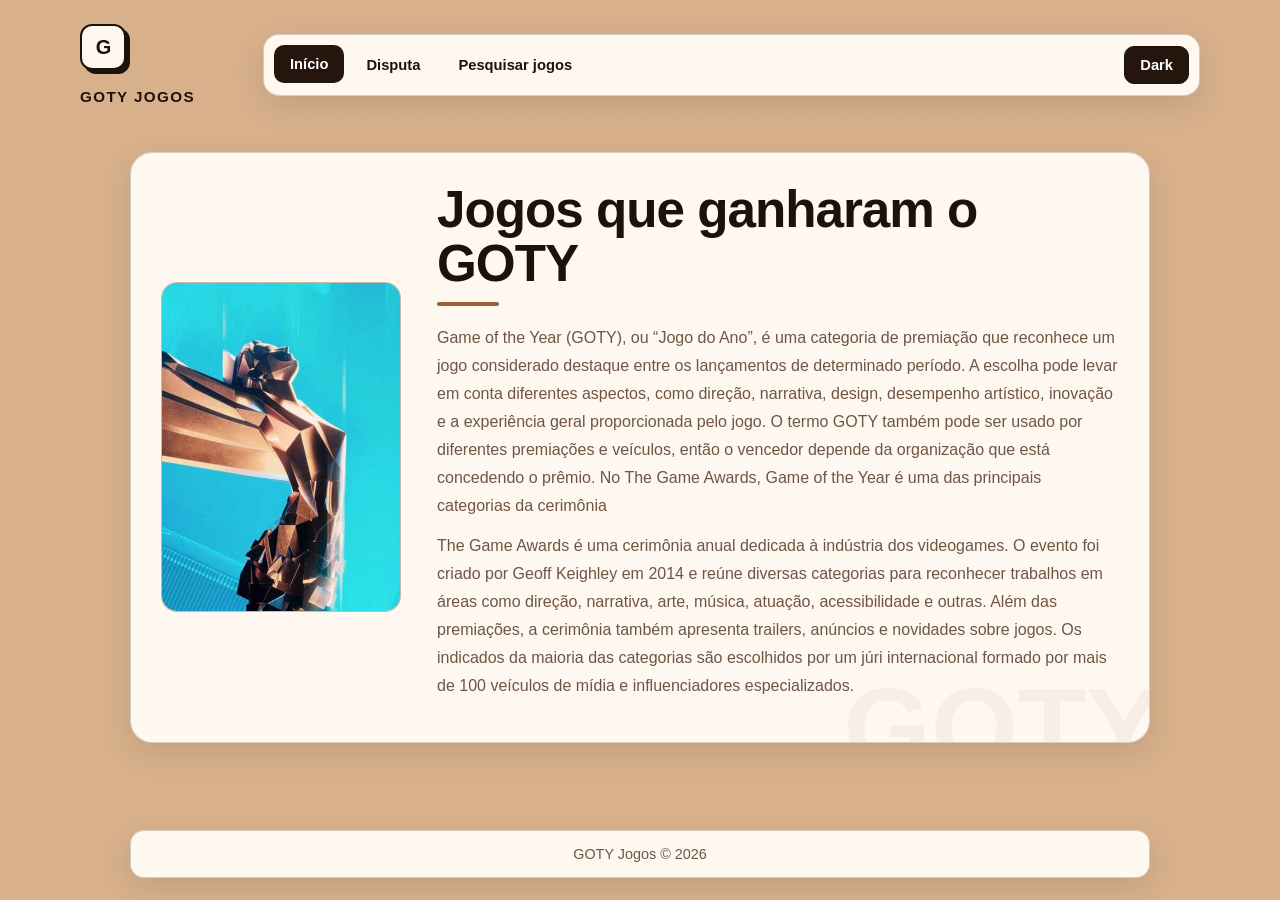
<file: index.html>
<!DOCTYPE html>
<html lang="pt-BR">
<head>
    <meta charset="UTF-8">
    <meta name="viewport" content="width=device-width, initial-scale=1.0">
    <title>GOTY Jogos | Início</title>
    <link rel="stylesheet" href="css/main.css">
</head>
<body class="light-theme">
    <header class="site-header">
        <div class="logo-area">
            <span class="logo-mark">G</span>
            <br>
            <span class="logo-text">GOTY JOGOS</span>
        </div>

        <nav class="navbar" aria-label="Navegação principal">
            <a href="index.html" class="active">Início</a>
            <a href="pages/disputa.html">Disputa</a>
            <a href="pages/pesquisa_jogos.php">Pesquisar jogos</a>
            <button class="btn" type="button">Dark</button>
        </nav>
    </header>

    <main class="container">
        <section class="home-intro">
            <div class="intro-image">
                <img src="img/goty1.png" alt="Imagem relacionada aos jogos vencedores do GOTY">
            </div>

            <div class="intro-content">
                <h1>Jogos que ganharam o GOTY</h1>
                <p>
                    Game of the Year (GOTY), ou “Jogo do Ano”, é uma categoria de premiação que reconhece um jogo considerado destaque entre os lançamentos de determinado período. A escolha pode levar em conta diferentes aspectos, como direção, narrativa, design, desempenho artístico, inovação e a experiência geral proporcionada pelo jogo. O termo GOTY também pode ser usado por diferentes premiações e veículos, então o vencedor depende da organização que está concedendo o prêmio. No The Game Awards, Game of the Year é uma das principais categorias da cerimônia
                </p>
                <p>
                   The Game Awards é uma cerimônia anual dedicada à indústria dos videogames. O evento foi criado por Geoff Keighley em 2014 e reúne diversas categorias para reconhecer trabalhos em áreas como direção, narrativa, arte, música, atuação, acessibilidade e outras. Além das premiações, a cerimônia também apresenta trailers, anúncios e novidades sobre jogos. Os indicados da maioria das categorias são escolhidos por um júri internacional formado por mais de 100 veículos de mídia e influenciadores especializados.
                </p>
            </div>
        </section>
    </main>

    <footer class="footer">
        <p>GOTY Jogos &copy; 2026</p>
    </footer>

    <script src="js/app.js"></script>
</body>
</html>
</file>
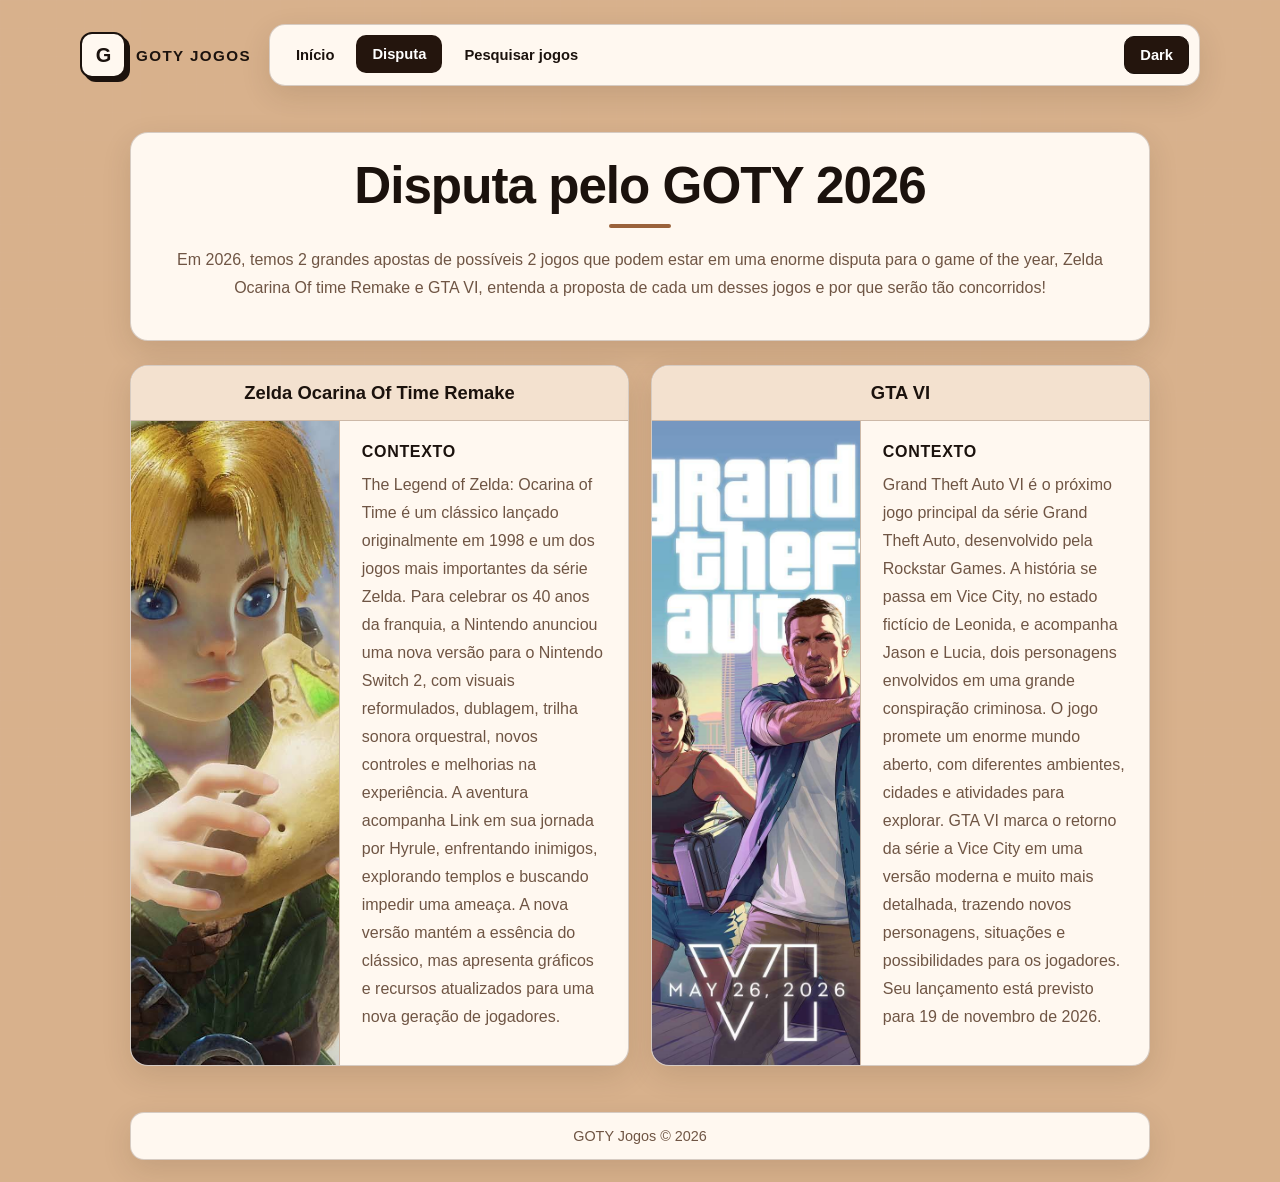
<file: pages/disputa.html>
<!DOCTYPE html>
<html lang="pt-BR">
<head>
    <meta charset="UTF-8">
    <meta name="viewport" content="width=device-width, initial-scale=1.0">
    <title>GOTY Jogos | Disputa</title>
    <link rel="stylesheet" href="../css/main.css">
</head>
<body class="light-theme">
    <header class="site-header">
        <div class="logo-area">
            <a class="logo-link" href="../index.html">
                <span class="logo-mark">G</span>
                <span class="logo-text">GOTY JOGOS</span>
            </a>
        </div>

        <nav class="navbar" aria-label="Navegação principal">
            <a href="../index.html">Início</a>
            <a href="disputa.html" class="active">Disputa</a>
            <a href="pesquisa_jogos.php">Pesquisar jogos</a>
            <button class="btn" type="button">Dark</button>
        </nav>
    </header>

    <main class="container">
        <section class="page-heading">
            <h1>Disputa pelo GOTY 2026</h1>
            <p>Em 2026, temos 2 grandes apostas de possíveis 2 jogos que podem estar em uma enorme disputa para  o game of the year, Zelda
                Ocarina Of time Remake e GTA VI, entenda a proposta de cada um desses jogos e por que serão tão concorridos!</p>
        </section>

        <section class="game-grid">
            <article class="game-card">
                <h2>Zelda Ocarina Of Time Remake</h2>
                <div class="game-card-body">
                    <div class="game-image">
                        <img src="../img/goty2.png" alt="Imagem do primeiro jogo">
                    </div>
                    <div class="game-context">
                        <h3>Contexto</h3>
                        <p>
                        The Legend of Zelda: Ocarina of Time é um clássico lançado originalmente em 1998 e um dos jogos mais importantes da série Zelda. Para celebrar os 40 anos da franquia, a Nintendo anunciou uma nova versão para o Nintendo Switch 2, com visuais reformulados, dublagem, trilha sonora orquestral, novos controles e melhorias na experiência. A aventura acompanha Link em sua jornada por Hyrule, enfrentando inimigos, explorando templos e buscando impedir uma ameaça. A nova versão mantém a essência do clássico, mas apresenta gráficos e recursos atualizados para uma nova geração de jogadores.
                        </p>
                    </div>
                </div>
            </article>

            <article class="game-card">
                <h2>GTA VI</h2>
                <div class="game-card-body">
                    <div class="game-image">
                        <img src="../img/goty3.png" alt="Imagem do segundo jogo">
                    </div>
                    <div class="game-context">
                        <h3>Contexto</h3>
                        <p>
                      Grand Theft Auto VI é o próximo jogo principal da série Grand Theft Auto, desenvolvido pela Rockstar Games. A história se passa em Vice City, no estado fictício de Leonida, e acompanha Jason e Lucia, dois personagens envolvidos em uma grande conspiração criminosa. O jogo promete um enorme mundo aberto, com diferentes ambientes, cidades e atividades para explorar. GTA VI marca o retorno da série a Vice City em uma versão moderna e muito mais detalhada, trazendo novos personagens, situações e possibilidades para os jogadores. Seu lançamento está previsto para 19 de novembro de 2026.
                        </p>
                    </div>
                </div>
            </article>
        </section>
    </main>

    <footer class="footer">
        <p>GOTY Jogos &copy; 2026</p>
    </footer>

    <script src="../js/app.js"></script>
</body>
</html>
</file>
<file: css/main.css>
* {
    box-sizing: border-box;
    margin: 0;
    padding: 0;
    font-family: Helvetica, Arial, sans-serif;
    color: var(--fontColor);
}

:root {
    --light-brown: #d8b18c;
    --light-brown-dark: #b9855e;
    --dark-brown: #24150d;
    --dark-brown-light: #3a2418;
    --accent: #9a623b;
    --cream: #fff8f0;
    --cream-2: #f3e1cf;
    --white: #ffffff;
    --black: #1b120d;
    --border: rgba(69, 43, 28, 0.22);
    --shadow: 0 10px 30px rgba(52, 29, 17, 0.12);
    --shadow-hover: 0 16px 34px rgba(52, 29, 17, 0.18);
}

.light-theme {
    --bg: var(--light-brown);
    --surface: var(--cream);
    --surface-2: var(--cream-2);
    --fontColor: var(--black);
    --muted: #6f5544;
    --btnBg: var(--dark-brown);
    --btnFontColor: var(--white);
    --border: rgba(69, 43, 28, 0.22);
}

.dark-theme {
    --bg: var(--dark-brown);
    --surface: var(--dark-brown-light);
    --surface-2: #43291c;
    --fontColor: #f8e9da;
    --muted: #d7b9a1;
    --btnBg: var(--cream);
    --btnFontColor: var(--black);
    --border: rgba(255, 235, 219, 0.16);
    --shadow: 0 10px 30px rgba(0, 0, 0, 0.22);
    --shadow-hover: 0 16px 34px rgba(0, 0, 0, 0.32);
}

html {
    scroll-behavior: smooth;
}

body {
    min-height: 100vh;
    display: flex;
    flex-direction: column;
    background-color: var(--bg);
    transition: background-color 0.3s ease, color 0.3s ease;
}

body::before {
    content: "";
    position: fixed;
    inset: 0;
    pointer-events: none;
    background-image: linear-gradient(rgba(255, 255, 255, 0.035) 1px, transparent 1px),
                      linear-gradient(90deg, rgba(255, 255, 255, 0.035) 1px, transparent 1px);
    background-size: 28px 28px;
    opacity: 0.35;
    z-index: -1;
}

a {
    color: inherit;
    text-decoration: none;
}

button,
input {
    font: inherit;
}

/* ================================
   CABEÇALHO / NAVEGAÇÃO
   ================================ */

.site-header {
    width: min(1120px, 92%);
    margin: 24px auto 0;
    display: flex;
    align-items: center;
    gap: 18px;
}

.logo-area {
    min-width: 165px;
}

.logo-link {
    display: inline-flex;
    align-items: center;
    gap: 10px;
}

.logo-mark {
    width: 46px;
    height: 46px;
    display: grid;
    place-items: center;
    border: 2px solid var(--fontColor);
    background: var(--surface);
    font-weight: 900;
    font-size: 1.25rem;
    letter-spacing: -1px;
    border-radius: 12px;
    box-shadow: 4px 4px 0 var(--fontColor);
    transition: transform 0.2s ease, box-shadow 0.2s ease;
}

.logo-link:hover .logo-mark {
    transform: translate(-2px, -2px);
    box-shadow: 7px 7px 0 var(--fontColor);
}

.logo-text {
    font-size: 0.95rem;
    font-weight: 900;
    letter-spacing: 1.4px;
}

.navbar {
    flex: 1;
    min-height: 62px;
    padding: 8px 10px;
    border: 1px solid var(--border);
    background: var(--surface);
    display: flex;
    align-items: center;
    justify-content: center;
    gap: 6px;
    border-radius: 16px;
    box-shadow: var(--shadow);
}

.navbar a,
.btn,
.search-form button {
    border: 1px solid transparent;
    padding: 10px 15px;
    border-radius: 10px;
    font-size: 0.92rem;
    font-weight: 700;
    cursor: pointer;
    transition: background-color 0.2s ease, color 0.2s ease,
                border-color 0.2s ease, transform 0.2s ease,
                box-shadow 0.2s ease;
}

.navbar a {
    color: var(--fontColor);
}

.navbar a:hover,
.navbar a.active {
    background: var(--btnBg);
    color: var(--btnFontColor);
    transform: translateY(-1px);
}

.btn {
    margin-left: auto;
    border-color: var(--fontColor);
    background: var(--btnBg);
    color: var(--btnFontColor);
}

.btn:hover {
    transform: translateY(-2px);
    box-shadow: 0 7px 14px rgba(0, 0, 0, 0.12);
}

.btn:focus-visible,
.navbar a:focus-visible,
.search-form button:focus-visible,
.search-row input:focus-visible {
    outline: 3px solid var(--accent);
    outline-offset: 2px;
}

/* ================================
   CONTEÚDO GERAL
   ================================ */

.container {
    width: min(1020px, 88%);
    margin: 46px auto;
    flex: 1;
}

.home-intro,
.page-heading,
.search-section,
.game-card,
.result-section {
    background: var(--surface);
    border: 1px solid var(--border);
    box-shadow: var(--shadow);
}

.home-intro {
    position: relative;
    display: grid;
    grid-template-columns: 240px 1fr;
    gap: 36px;
    align-items: center;
    padding: 30px;
    border-radius: 22px;
    overflow: hidden;
}

.home-intro::after {
    content: "GOTY";
    position: absolute;
    right: -12px;
    bottom: -42px;
    font-size: 7rem;
    line-height: 1;
    font-weight: 900;
    color: var(--fontColor);
    opacity: 0.035;
    pointer-events: none;
}

.intro-image,
.game-image,
.result-image {
    overflow: hidden;
    border: 1px solid var(--border);
    background: var(--surface-2);
}

.intro-image {
    height: 330px;
    border-radius: 16px;
}

.intro-image img,
.game-image img,
.result-image img {
    display: block;
    width: 100%;
    height: 100%;
    object-fit: cover;
    transition: transform 0.45s ease, filter 0.35s ease;
}

.intro-image:hover img,
.game-card:hover .game-image img,
.result-section:hover .result-image img {
    transform: scale(1.05);
}

.intro-content {
    position: relative;
    z-index: 1;
}

.intro-content h1,
.page-heading h1,
.search-section h1 {
    position: relative;
    display: inline-block;
    font-size: clamp(2rem, 4vw, 3.2rem);
    line-height: 1.05;
    margin-bottom: 18px;
    letter-spacing: -1px;
}

.intro-content h1::after,
.page-heading h1::after,
.search-section h1::after {
    content: "";
    display: block;
    width: 62px;
    height: 4px;
    margin-top: 11px;
    border-radius: 10px;
    background: var(--accent);
}

.intro-content p,
.page-heading p,
.game-context p,
.result-context p {
    color: var(--muted);
    line-height: 1.75;
    margin-bottom: 12px;
}

.intro-content strong {
    color: var(--fontColor);
}

/* ================================
   TÍTULO DAS PÁGINAS
   ================================ */

.page-heading,
.search-section {
    padding: 26px 30px;
    margin-bottom: 24px;
    border-radius: 18px;
}

.page-heading {
    text-align: center;
}

.page-heading h1::after,
.search-section h1::after {
    margin-left: auto;
    margin-right: auto;
}



.game-grid {
    display: grid;
    grid-template-columns: 1fr 1fr;
    gap: 22px;
}

.game-card {
    border-radius: 18px;
    overflow: hidden;
    transition: transform 0.25s ease, box-shadow 0.25s ease;
}

.game-card:hover {
    transform: translateY(-5px);
    box-shadow: var(--shadow-hover);
}

.game-card h2 {
    padding: 16px 18px;
    border-bottom: 1px solid var(--border);
    text-align: center;
    font-size: 1.15rem;
    background: var(--surface-2);
}

.game-card-body {
    display: grid;
    grid-template-columns: 42% 58%;
    min-height: 270px;
}

.winner-card-body {
    min-height: 150px;
    padding: 22px;
}

.winner-card .game-context {
    padding: 0;
}

.game-image {
    border: 0;
    border-right: 1px solid var(--border);
    border-radius: 0;
}

.game-context {
    padding: 22px;
}

.game-context h3 {
    margin-bottom: 10px;
    font-size: 1rem;
    text-transform: uppercase;
    letter-spacing: 0.7px;
}

/* ================================
   PESQUISA
   ================================ */

.search-form label {
    display: block;
    margin-bottom: 10px;
    font-weight: 700;
}

.search-row {
    display: flex;
    gap: 10px;
}

.search-row input {
    flex: 1;
    min-width: 0;
    padding: 13px 15px;
    border: 1px solid var(--border);
    border-radius: 11px;
    background: var(--surface-2);
    color: var(--fontColor);
    outline: none;
    transition: border-color 0.2s ease, box-shadow 0.2s ease;
}

.search-row input::placeholder {
    color: var(--muted);
    opacity: 0.8;
}

.search-row input:focus {
    border-color: var(--accent);
    box-shadow: 0 0 0 4px rgba(154, 98, 59, 0.12);
}

.search-form button {
    flex-shrink: 0;
    background: var(--btnBg);
    color: var(--btnFontColor);
    border-color: var(--fontColor);
}

.search-form button:hover {
    transform: translateY(-2px);
    box-shadow: 0 7px 14px rgba(0, 0, 0, 0.12);
}

.result-section {
    padding: 24px;
    display: grid;
    grid-template-columns: 210px 1fr;
    gap: 24px;
    align-items: stretch;
    border-radius: 18px;
    transition: transform 0.25s ease, box-shadow 0.25s ease;
}

.result-section:hover {
    transform: translateY(-3px);
    box-shadow: var(--shadow-hover);
}

.result-image {
    min-height: 250px;
    border-radius: 14px;
}

.result-context {
    padding: 12px 6px;
    align-self: center;
}

.result-context h2 {
    margin-bottom: 12px;
    font-size: clamp(1.5rem, 3vw, 2rem);
}

/* ================================
   RODAPÉ
   ================================ */

.footer {
    width: min(1020px, 88%);
    margin: 0 auto 22px;
    padding: 15px 18px;
    background: var(--surface);
    border: 1px solid var(--border);
    box-shadow: var(--shadow);
    text-align: center;
    border-radius: 14px;
}

.footer p {
    color: var(--muted);
    font-size: 0.9rem;
}

/* ================================
   RESPONSIVIDADE
   ================================ */

@media (max-width: 900px) {
    .site-header {
        flex-direction: column;
        align-items: stretch;
    }

    .logo-area {
        min-width: 0;
        text-align: center;
    }

    .logo-link {
        justify-content: center;
    }

    .navbar {
        flex-wrap: wrap;
    }

    .btn {
        margin-left: 0;
    }

    .home-intro {
        grid-template-columns: 190px 1fr;
    }
}

@media (max-width: 760px) {
    .container {
        margin: 30px auto;
    }

    .home-intro,
    .result-section {
        grid-template-columns: 1fr;
    }

    .home-intro {
        padding: 22px;
    }

    .intro-image {
        height: 260px;
    }

    .game-grid {
        grid-template-columns: 1fr;
    }

    .game-card-body {
        grid-template-columns: 1fr;
    }

    .game-image {
        min-height: 240px;
        border-right: 0;
        border-bottom: 1px solid var(--border);
    }

    .search-row {
        flex-direction: column;
    }

    .search-form button {
        width: 100%;
    }

    .result-image {
        min-height: 230px;
    }
}

@media (max-width: 500px) {
    .site-header,
    .container,
    .footer {
        width: 92%;
    }

    .navbar {
        padding: 10px;
        gap: 4px;
    }

    .navbar a,
    .btn {
        flex: 1 1 auto;
        text-align: center;
        padding: 9px 10px;
        font-size: 0.84rem;
    }

    .page-heading,
    .search-section,
    .result-section {
        padding: 20px;
    }

    .intro-content h1,
    .page-heading h1,
    .search-section h1 {
        font-size: 2rem;
    }
}
</file>
